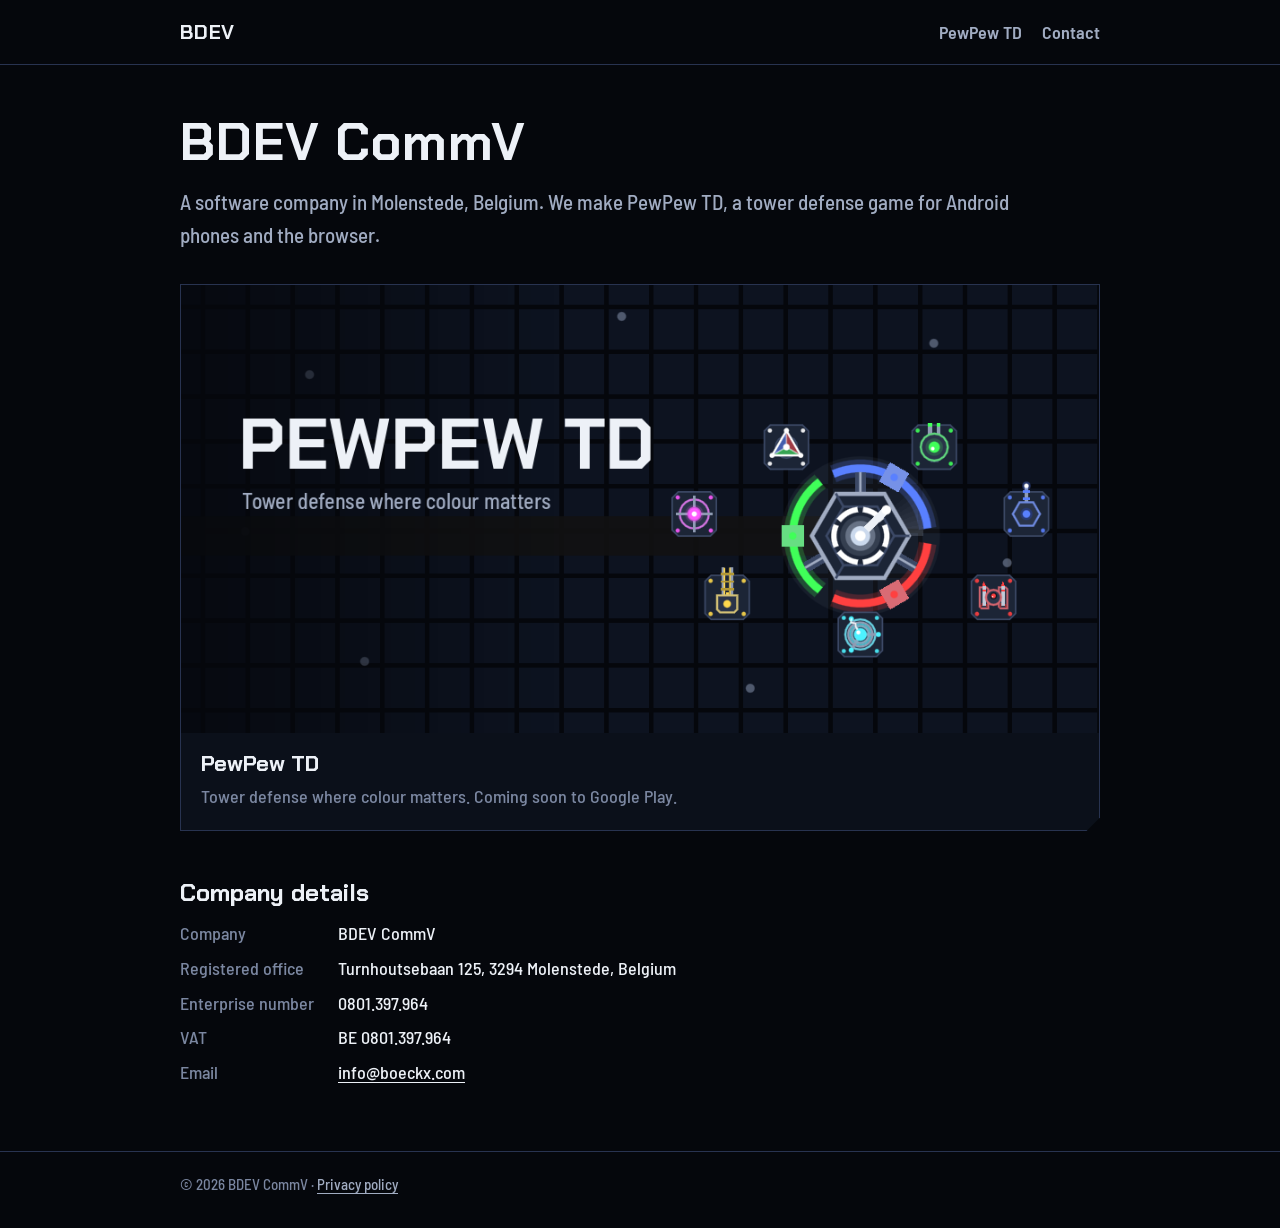
<file: index.html>
<!doctype html>
<html lang="en">
<head>
<meta charset="utf-8">
<meta name="viewport" content="width=device-width, initial-scale=1">
<title>BDEV CommV</title>
<meta name="description" content="BDEV CommV, a software company in Molenstede, Belgium, and the maker of PewPew TD.">
<link rel="icon" href="assets/pewpew-td/icon.png">
<link rel="stylesheet" href="assets/style.css">
</head>
<body>
<header class="site">
  <div class="wrap">
    <a class="brand" href="./">BDEV</a>
    <nav><a href="pewpew-td/">PewPew TD</a><a href="#contact">Contact</a></nav>
  </div>
</header>

<main>
  <div class="wrap">
    <h1>BDEV CommV</h1>
    <p class="lead">A software company in Molenstede, Belgium. We make PewPew TD, a tower defense game
    for Android phones and the browser.</p>

    <a class="card" href="pewpew-td/">
      <img src="assets/pewpew-td/feature_graphic.png" width="1024" height="500"
           alt="PewPew TD: the command centre surrounded by seven towers">
      <div class="body">
        <p class="title">PewPew TD</p>
        <p class="muted" style="margin:0">Tower defense where colour matters. Coming soon to Google Play.</p>
      </div>
    </a>

    <h2 id="contact">Company details</h2>
    <dl class="facts">
      <dt>Company</dt><dd>BDEV CommV</dd>
      <dt>Registered office</dt><dd>Turnhoutsebaan 125, 3294 Molenstede, Belgium</dd>
      <dt>Enterprise number</dt><dd>0801.397.964</dd>
      <dt>VAT</dt><dd>BE 0801.397.964</dd>
      <dt>Email</dt><dd><a href="mailto:info@boeckx.com">info@boeckx.com</a></dd>
    </dl>
  </div>
</main>

<footer class="site">
  <div class="wrap">© 2026 BDEV CommV · <a href="pewpew-td/privacy/">Privacy policy</a></div>
</footer>
</body>
</html>
</file>
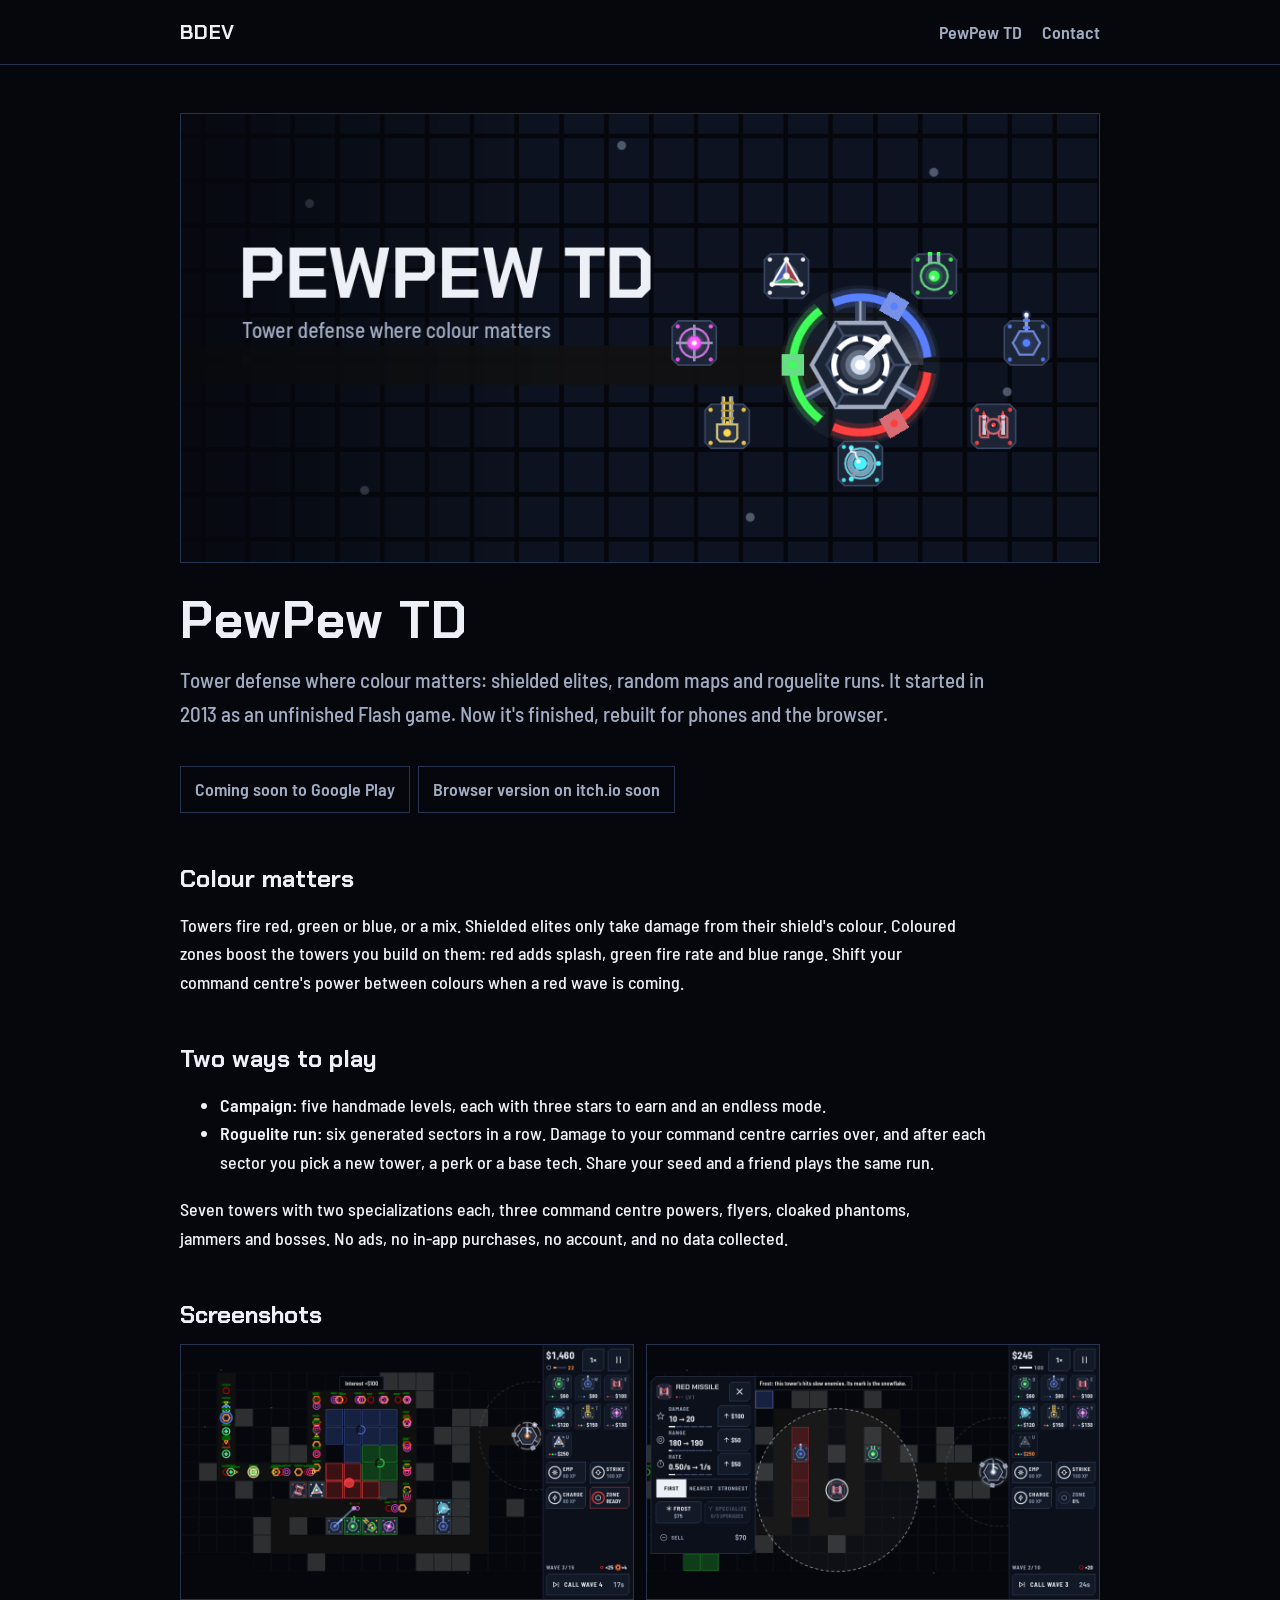
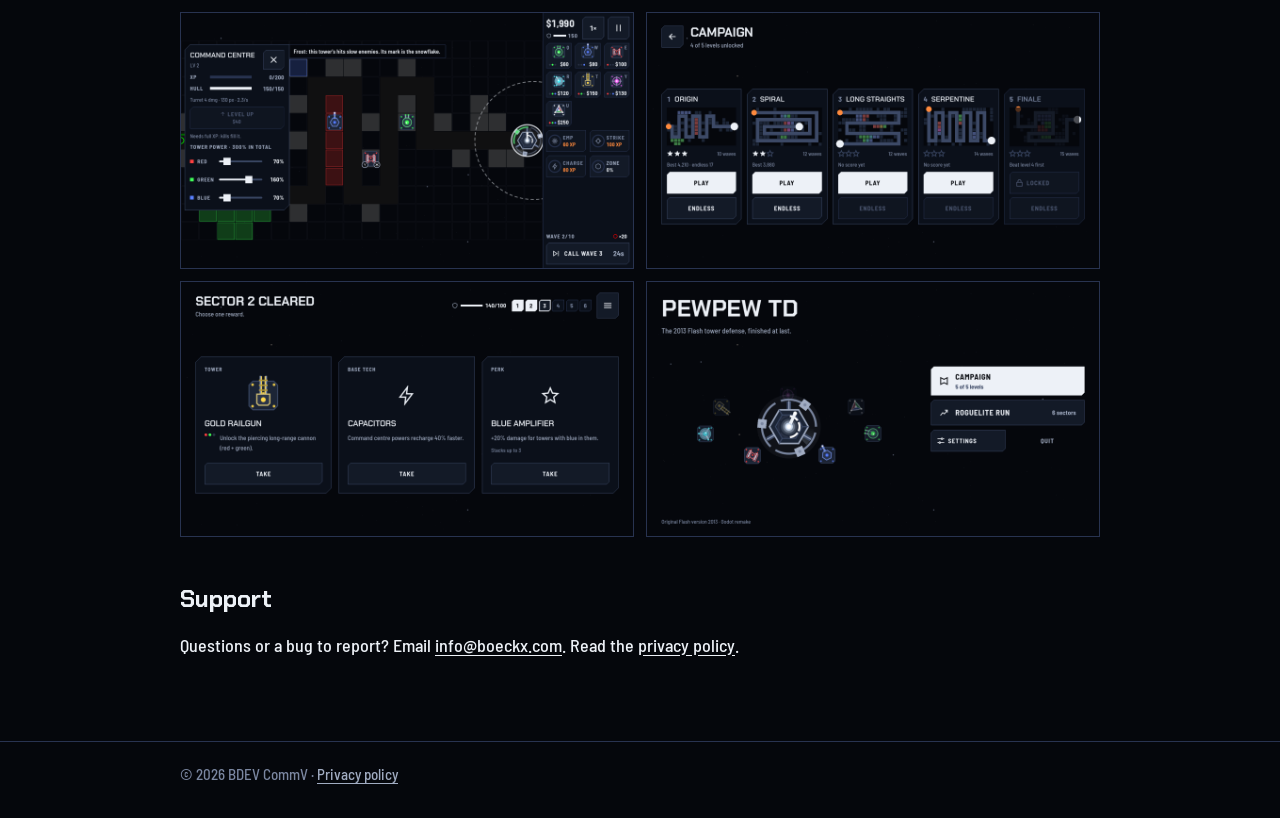
<file: pewpew-td/index.html>
<!doctype html>
<html lang="en">
<head>
<meta charset="utf-8">
<meta name="viewport" content="width=device-width, initial-scale=1">
<title>PewPew TD</title>
<meta name="description" content="PewPew TD: a tower defense game where colour matters, with shielded elites, random maps and roguelite runs.">
<link rel="icon" href="../assets/pewpew-td/icon.png">
<link rel="stylesheet" href="../assets/style.css">
</head>
<body>
<header class="site">
  <div class="wrap">
    <a class="brand" href="../">BDEV</a>
    <nav><a href="./">PewPew TD</a><a href="../#contact">Contact</a></nav>
  </div>
</header>

<main>
  <div class="wrap">
    <img class="hero" src="../assets/pewpew-td/feature_graphic.png" width="1024" height="500"
         alt="PewPew TD: the command centre surrounded by seven towers">
    <h1>PewPew TD</h1>
    <p class="lead">Tower defense where colour matters: shielded elites, random maps and roguelite runs.
    It started in 2013 as an unfinished Flash game. Now it's finished, rebuilt for phones and the browser.</p>
    <p><span class="badge">Coming soon to Google Play</span><span class="badge">Browser version on itch.io soon</span></p>

    <h2>Colour matters</h2>
    <p>Towers fire red, green or blue, or a mix. Shielded elites only take damage from their shield's
    colour. Coloured zones boost the towers you build on them: red adds splash, green fire rate and blue
    range. Shift your command centre's power between colours when a red wave is coming.</p>

    <h2>Two ways to play</h2>
    <ul>
      <li><strong>Campaign:</strong> five handmade levels, each with three stars to earn and an endless mode.</li>
      <li><strong>Roguelite run:</strong> six generated sectors in a row. Damage to your command centre
      carries over, and after each sector you pick a new tower, a perk or a base tech. Share your seed
      and a friend plays the same run.</li>
    </ul>
    <p>Seven towers with two specializations each, three command centre powers, flyers, cloaked
    phantoms, jammers and bosses. No ads, no in-app purchases, no account, and no data collected.</p>

    <h2>Screenshots</h2>
    <ul class="shots">
      <li><img src="../assets/pewpew-td/1_battle.png" width="1920" height="1080" loading="lazy"
               alt="A busy fight: towers firing at drones along a winding road"></li>
      <li><img src="../assets/pewpew-td/2_tower_upgrades.png" width="1920" height="1080" loading="lazy"
               alt="A tower's panel with its upgrades and range"></li>
      <li><img src="../assets/pewpew-td/3_command_centre.png" width="1920" height="1080" loading="lazy"
               alt="The command centre's panel with the colour power split"></li>
      <li><img src="../assets/pewpew-td/4_campaign.png" width="1920" height="1080" loading="lazy"
               alt="The five campaign levels"></li>
      <li><img src="../assets/pewpew-td/5_roguelite_rewards.png" width="1920" height="1080" loading="lazy"
               alt="Choosing one of three rewards after a sector"></li>
      <li><img src="../assets/pewpew-td/6_title.png" width="1920" height="1080" loading="lazy"
               alt="The title screen"></li>
    </ul>

    <h2>Support</h2>
    <p>Questions or a bug to report? Email <a href="mailto:info@boeckx.com">info@boeckx.com</a>.
    Read the <a href="privacy/">privacy policy</a>.</p>
  </div>
</main>

<footer class="site">
  <div class="wrap">© 2026 BDEV CommV · <a href="privacy/">Privacy policy</a></div>
</footer>
</body>
</html>
</file>
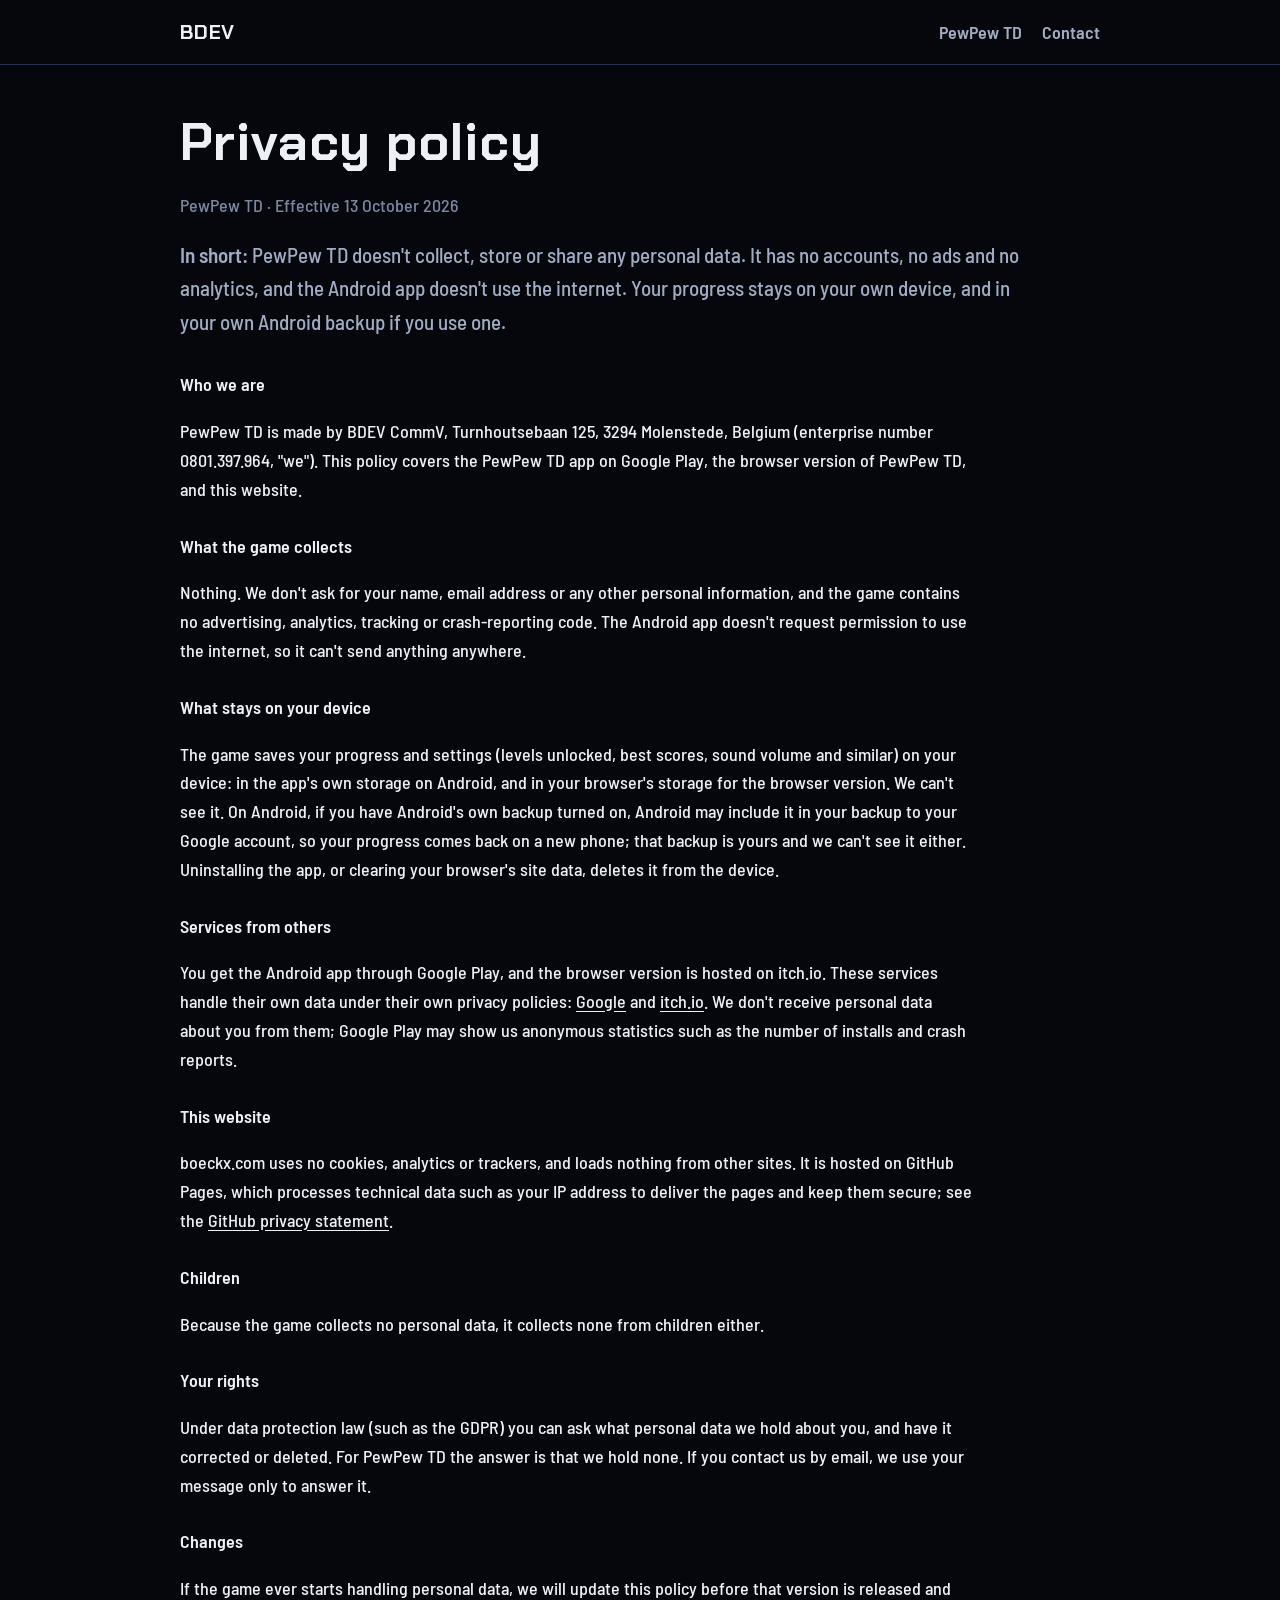
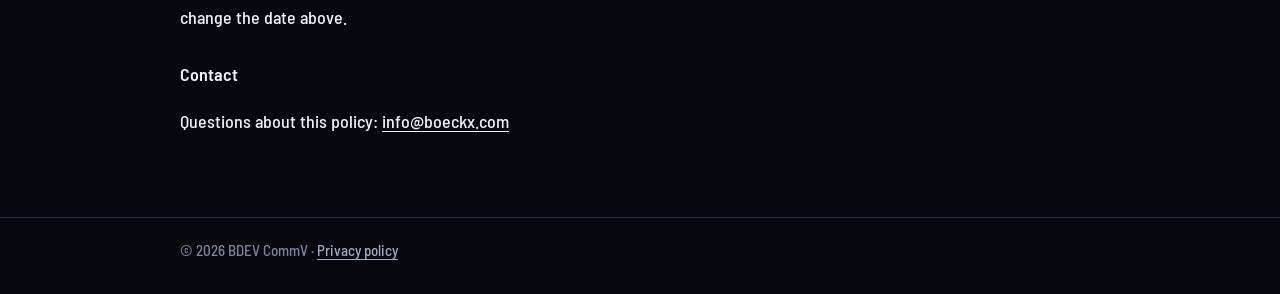
<file: pewpew-td/privacy/index.html>
<!doctype html>
<html lang="en">
<head>
<meta charset="utf-8">
<meta name="viewport" content="width=device-width, initial-scale=1">
<title>PewPew TD – Privacy policy</title>
<meta name="description" content="Privacy policy for PewPew TD and boeckx.com.">
<link rel="icon" href="../../assets/pewpew-td/icon.png">
<link rel="stylesheet" href="../../assets/style.css">
</head>
<body>
<header class="site">
  <div class="wrap">
    <a class="brand" href="../../">BDEV</a>
    <nav><a href="../">PewPew TD</a><a href="../../#contact">Contact</a></nav>
  </div>
</header>

<main>
  <div class="wrap">
    <h1>Privacy policy</h1>
    <p class="muted">PewPew TD · Effective 13 October 2026</p>

    <p class="lead"><strong>In short:</strong> PewPew TD doesn't collect, store or share any personal data.
    It has no accounts, no ads and no analytics, and the Android app doesn't use the internet. Your
    progress stays on your own device, and in your own Android backup if you use one.</p>

    <h3>Who we are</h3>
    <p>PewPew TD is made by BDEV CommV, Turnhoutsebaan 125, 3294 Molenstede, Belgium (enterprise number
    0801.397.964, "we"). This policy covers the PewPew TD app on Google Play, the browser version of
    PewPew TD, and this website.</p>

    <h3>What the game collects</h3>
    <p>Nothing. We don't ask for your name, email address or any other personal information, and the
    game contains no advertising, analytics, tracking or crash-reporting code. The Android app doesn't
    request permission to use the internet, so it can't send anything anywhere.</p>

    <h3>What stays on your device</h3>
    <p>The game saves your progress and settings (levels unlocked, best scores, sound volume and similar)
    on your device: in the app's own storage on Android, and in your browser's storage for the browser
    version. We can't see it. On Android, if you have Android's own backup turned on, Android may
    include it in your backup to your Google account, so your progress comes back on a new phone; that
    backup is yours and we can't see it either. Uninstalling the app, or clearing your browser's site
    data, deletes it from the device.</p>

    <h3>Services from others</h3>
    <p>You get the Android app through Google Play, and the browser version is hosted on itch.io. These
    services handle their own data under their own privacy policies:
    <a href="https://policies.google.com/privacy">Google</a> and
    <a href="https://itch.io/docs/legal/privacy-policy">itch.io</a>. We don't receive personal data about
    you from them; Google Play may show us anonymous statistics such as the number of installs and crash
    reports.</p>

    <h3>This website</h3>
    <p>boeckx.com uses no cookies, analytics or trackers, and loads nothing from other sites. It is hosted
    on GitHub Pages, which processes technical data such as your IP address to deliver the pages and keep
    them secure; see the
    <a href="https://docs.github.com/en/site-policy/privacy-policies/github-general-privacy-statement">GitHub
    privacy statement</a>.</p>

    <h3>Children</h3>
    <p>Because the game collects no personal data, it collects none from children either.</p>

    <h3>Your rights</h3>
    <p>Under data protection law (such as the GDPR) you can ask what personal data we hold about you, and
    have it corrected or deleted. For PewPew TD the answer is that we hold none. If you contact us by
    email, we use your message only to answer it.</p>

    <h3>Changes</h3>
    <p>If the game ever starts handling personal data, we will update this policy before that version is
    released and change the date above.</p>

    <h3>Contact</h3>
    <p>Questions about this policy: <a href="mailto:info@boeckx.com">info@boeckx.com</a></p>
  </div>
</main>

<footer class="site">
  <div class="wrap">© 2026 BDEV CommV · <a href="./">Privacy policy</a></div>
</footer>
</body>
</html>
</file>
<file: assets/style.css>
/* boeckx.com: the PewPew TD look (dark field, Chakra Petch headings,
   Barlow Semi Condensed text). Fonts are served from this site. */
@font-face { font-family: "Chakra Petch"; font-weight: 700; font-display: swap;
             src: url("fonts/ChakraPetch-Bold.ttf") format("truetype"); }
@font-face { font-family: "Barlow Semi Condensed"; font-weight: 500; font-display: swap;
             src: url("fonts/BarlowSemiCondensed-Medium.ttf") format("truetype"); }
@font-face { font-family: "Barlow Semi Condensed"; font-weight: 600; font-display: swap;
             src: url("fonts/BarlowSemiCondensed-SemiBold.ttf") format("truetype"); }

:root {
  --void: #05070c;
  --surface: #0b101a;
  --line: #283350;
  --ink: #edf1f7;
  --ink-2: #a1acc2;
  --ink-3: #7b87a1;
}

* { box-sizing: border-box; }

html { background: var(--void); color-scheme: dark; }

body {
  margin: 0;
  background: var(--void);
  color: var(--ink);
  font: 500 18px/1.6 "Barlow Semi Condensed", system-ui, sans-serif;
}

a { color: var(--ink); text-underline-offset: 3px; }
a:hover { color: #ffffff; }

.wrap { max-width: 960px; margin: 0 auto; padding: 0 20px; }

header.site {
  border-bottom: 1px solid var(--line);
}
header.site .wrap {
  display: flex; align-items: center; justify-content: space-between; gap: 16px;
  min-height: 64px;
}
header.site .brand {
  font: 700 20px/1 "Chakra Petch", sans-serif; letter-spacing: .04em;
  text-decoration: none;
}
header.site nav a { color: var(--ink-2); text-decoration: none; margin-left: 20px; font-weight: 600; }
header.site nav a:hover { color: var(--ink); }

main { padding: 48px 0 64px; }

h1, h2 { font-family: "Chakra Petch", sans-serif; font-weight: 700; line-height: 1.15; margin: 0 0 12px; }
h1 { font-size: clamp(34px, 6vw, 52px); letter-spacing: .02em; }
h2 { font-size: 24px; margin-top: 48px; }
h3 { font-size: 18px; margin: 28px 0 6px; font-weight: 600; }

.lead { font-size: 21px; color: var(--ink-2); max-width: 40em; margin: 0 0 32px; }
p, li { max-width: 44em; }
.muted { color: var(--ink-3); }

.card {
  display: block; background: var(--surface); border: 1px solid var(--line);
  text-decoration: none; overflow: hidden;
  clip-path: polygon(0 0, 100% 0, 100% calc(100% - 14px), calc(100% - 14px) 100%, 0 100%);
}
.card img { display: block; width: 100%; height: auto; }
.card .body { padding: 18px 20px 20px; }
.card .title { font: 700 22px/1.2 "Chakra Petch", sans-serif; margin: 0 0 4px; }
.card:hover { border-color: #3c4966; }

.facts { display: grid; grid-template-columns: max-content 1fr; gap: 6px 24px; margin: 0; }
.facts dt { color: var(--ink-3); }
.facts dd { margin: 0; }

.hero { display: block; width: 100%; height: auto; border: 1px solid var(--line); margin: 0 0 28px; }

.shots { display: grid; grid-template-columns: repeat(2, 1fr); gap: 12px; margin: 16px 0 0; padding: 0; list-style: none; }
.shots li { max-width: none; }
.shots img { display: block; width: 100%; height: auto; border: 1px solid var(--line); }

.badge {
  display: inline-block; padding: 8px 14px; margin: 4px 8px 4px 0;
  border: 1px solid var(--line); color: var(--ink-2); font-weight: 600;
}

footer.site { border-top: 1px solid var(--line); color: var(--ink-3); font-size: 15px; }
footer.site .wrap { padding-top: 20px; padding-bottom: 32px; }
footer.site a { color: var(--ink-2); }

@media (max-width: 600px) {
  body { font-size: 17px; }
  main { padding: 32px 0 48px; }
  .shots { grid-template-columns: 1fr; }
  .facts { grid-template-columns: 1fr; gap: 0; }
  .facts dd { margin-bottom: 10px; }
  header.site nav a { margin-left: 14px; }
}
</file>
